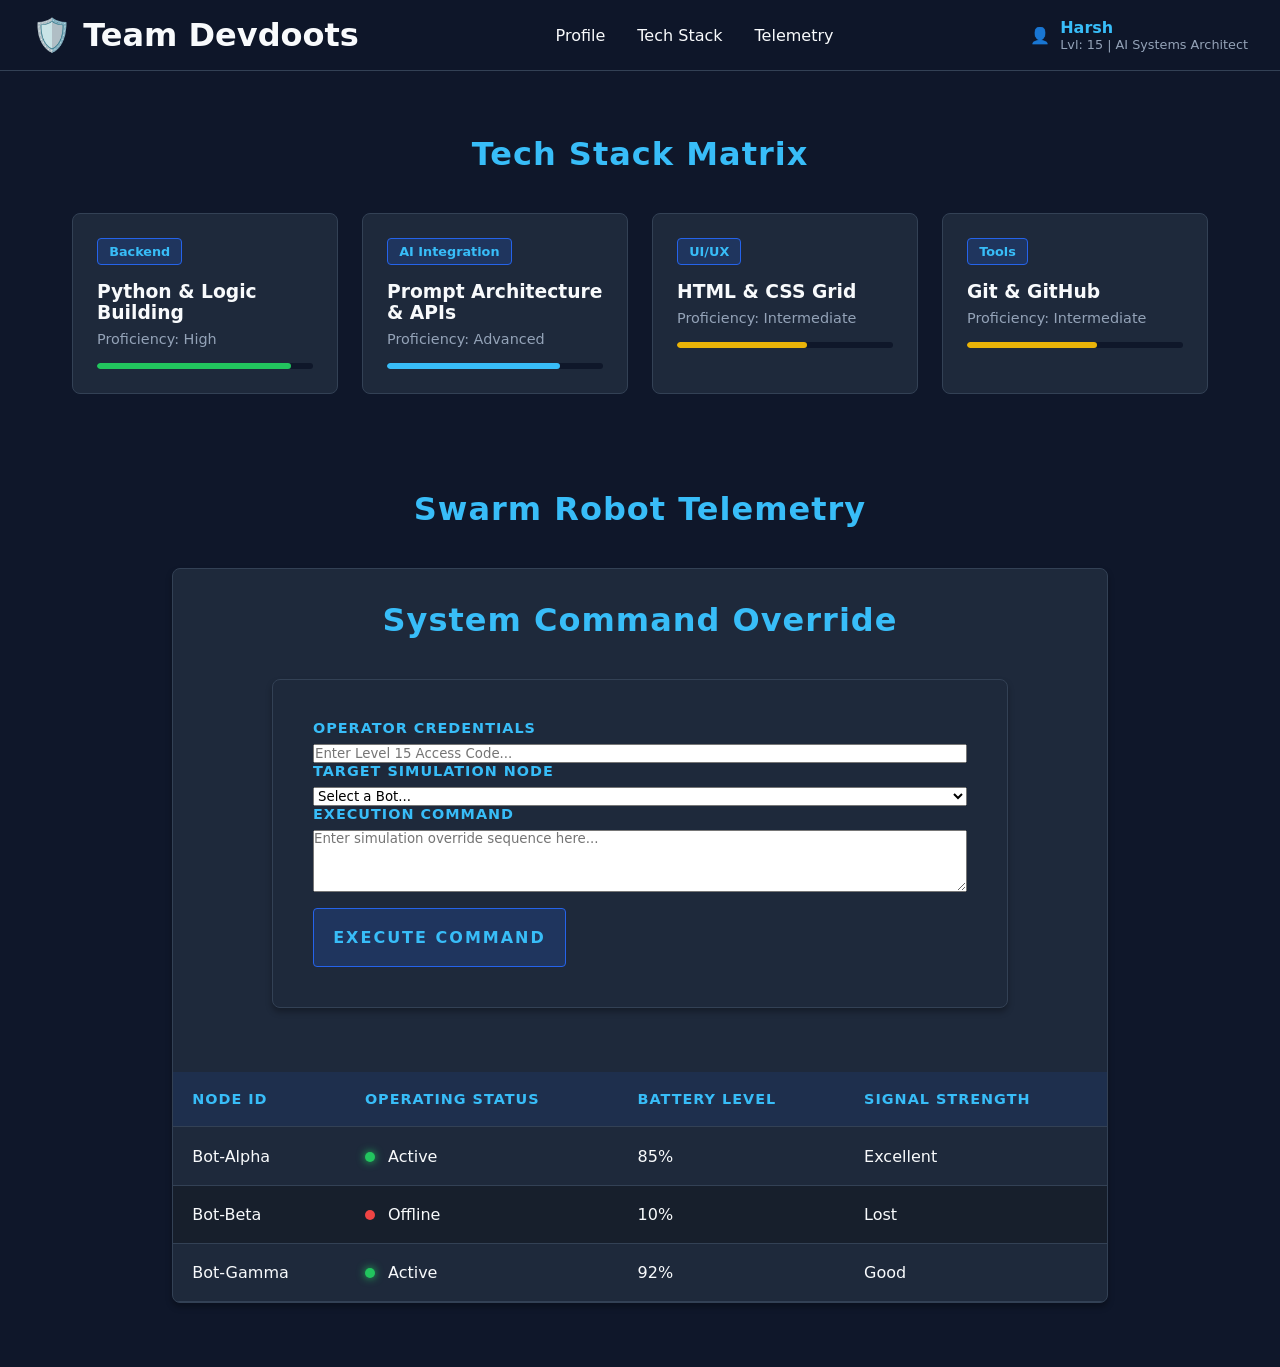
<file: HTML tutorial/harsh_dashboard.html>
<!DOCTYPE html>
<html lang="en">

<head>
    <meta charset="UTF-8">
    <meta name="viewport" content="width=device-width, initial-scale=1.0">
    <title>Harsh - Developer Portfolio</title>
    <link rel="stylesheet" href="Harsh_style.css">
</head>

<body>

    <header class="sticky-header">
        <div class="brand">
            <h1>🛡️ Team Devdoots</h1>
        </div>
        <nav>
            <ul class="nav-links">
                <li><a href="#profile">Profile</a></li>
                <li><a href="#skills">Tech Stack</a></li>
                <li><a href="#telemetry">Telemetry</a></li>
            </ul>
        </nav>
        <div class="user-profile">
            <!-- Avatar me emoji lagaya hai -->
            <span class="avatar">👤</span>
            <div class="user-info">
                <span class="user-name">Harsh</span>
                <span class="user-role">Lvl: 15 | AI Systems Architect</span>
            </div>
        </div>
    </header>

    <main>
        <!-- SECTION 1: TECH STACK -->
        <section id="skills" class="matrix-section">
            <h2 class="section-title">Tech Stack Matrix</h2>

            <div class="grid-container">
                <div class="card">
                    <span class="domain-tag">Backend</span>
                    <h3>Python & Logic Building</h3>
                    <p class="proficiency">Proficiency: High</p>
                    <div class="progress-bar">
                        <div class="progress high"></div>
                    </div>
                </div>

                <div class="card">
                    <span class="domain-tag">AI Integration</span>
                    <h3>Prompt Architecture & APIs</h3>
                    <p class="proficiency">Proficiency: Advanced</p>
                    <div class="progress-bar">
                        <div class="progress advanced"></div>
                    </div>
                </div>

                <div class="card">
                    <span class="domain-tag">UI/UX</span>
                    <h3>HTML & CSS Grid</h3>
                    <p class="proficiency">Proficiency: Intermediate</p>
                    <div class="progress-bar">
                        <div class="progress intermediate"></div>
                    </div>
                </div>

                <div class="card">
                    <span class="domain-tag">Tools</span>
                    <h3>Git & GitHub</h3>
                    <p class="proficiency">Proficiency: Intermediate</p>
                    <div class="progress-bar">
                        <div class="progress intermediate"></div>
                    </div>
                </div>
            </div>
        </section> <!-- ✅ YAHAN FIX KIYA HAI: Pehla section yahan properly band kar diya -->

        <!-- SECTION 2: TELEMETRY -->
        <section id="telemetry" class="telemetry-section">
            <h2 class="section-title">Swarm Robot Telemetry</h2>

            <div class="table-container">

                <table class="telemetry-table">
                    <thead>
                        <tr>
                            <th>Node ID</th>
                            <th>Operating Status</th>
                            <th>Battery Level</th>
                            <th>Signal Strength</th>
                        </tr>
                    </thead>
                    <tbody>

                        <tr>
                            <td>Bot-Alpha</td>
                            <td><span class="live-badge"></span> Active</td>
                            <td>85%</td>
                            <td>Excellent</td>
                        </tr>

                        <tr>
                            <td>Bot-Beta</td>
                            <td><span class="offline-badge"></span> Offline</td>
                            <td>10%</td>
                            <td>Lost</td>
                        </tr>

                        <tr>
                            <td>Bot-Gamma</td>
                            <td><span class="live-badge"></span> Active</td>
                            <td>92%</td>
                            <td>Good</td>
                            <section id="command" class="command-section">
                                <h2 class="section-title">System Command Override</h2>

                                <div class="form-container">
                                    <form action="#" method="POST" class="command-form">

                                        <div class="form-group">
                                            <label for="operator">Operator Credentials</label>
                                            <input type="text" id="operator" placeholder="Enter Level 15 Access Code..."
                                                required>
                                        </div>

                                        <div class="form-group">
                                            <label for="target-node">Target Simulation Node</label>
                                            <select id="target-node" required>
                                                <option value="" disabled selected>Select a Bot...</option>
                                                <option value="bot-alpha">Bot-Alpha (Active)</option>
                                                <option value="bot-beta">Bot-Beta (Offline)</option>
                                                <option value="bot-gamma">Bot-Gamma (Active)</option>
                                                <option value="all-swarm">Broadcast to Entire Swarm</option>
                                            </select>
                                        </div>

                                        <div class="form-group">
                                            <label for="command-input">Execution Command</label>
                                            <textarea id="command-input" rows="4"
                                                placeholder="Enter simulation override sequence here..."
                                                required></textarea>
                                        </div>

                                        <button type="submit" class="submit-btn">Execute Command</button>
                                    </form>
                                </div>
                            </section>
                        </tr>
                    </tbody>
                </table>
            </div>
        </section>
    </main>
</body>

</html>
</file>
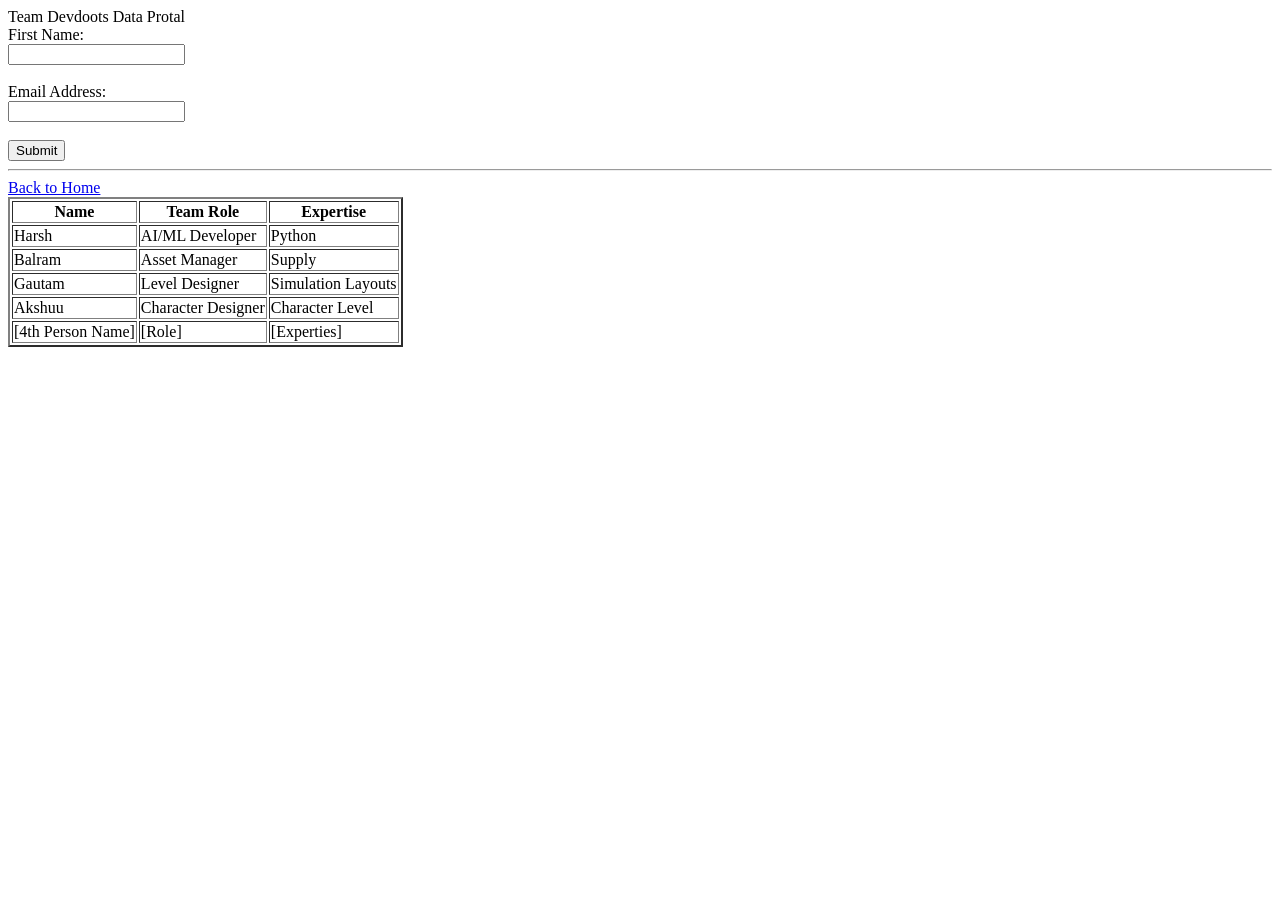
<file: HTML tutorial/harsh_table.html>
<!DOCTYPE html>
<html lang="en">
<meta charest="UTF-8">
<tital>Team Devdoots Data Protal</tital>
</head>

<body>



    <form action="#" method="POST">
        <label for="fname">First Name:</label><br>
        <input type="text" id="fname" name="firstname" required><br><br>

        <label for="email">Email Address:</label><br>
        <input type="email" id="email" name="email" required><br><br>

        <button type="submit">Submit</button>
    </form>
    <hr>

    <a href="index.html">Back to Home</a>


</body>

</html>




<!DOCTYPE html>
<html>

<head>
    <title>Harsh Table</title>
</head>

<body>

    <table border="2">

        <tr>

            <th>Name</th>
            <th>Team Role</th>
            <th>Expertise</th>

        </tr>

        <tr>

            <td>Harsh</td>
            <td>AI/ML Developer</td>
            <td>Python</td>

        <tr>
            <td>Balram</td>
            <td>Asset Manager</td>
            <td>Supply</td>

        </tr>

        <tr>

            <td>Gautam</td>
            <td>Level Designer</td>
            <td>Simulation Layouts</td>

        </tr>

        <tr>

            <td>Akshuu</td>
            <td>Character Designer</td>
            <td>Character Level</td>

        </tr>

        <tr>

            <td>[4th Person Name]</td>
            <td>[Role]</td>
            <td>[Experties]</td>

        </tr>

    </table>
</body>

</html>
</file>
<file: HTML tutorial/Harsh_style.css>
:root {
    --bg-dark: #0f172a;
    --card-bg: #1e293b;
    --primary-blue: #2563eb;
    --text-light: #f8fafc;
    --border-color: #334155;
    --accent-cyan: #38bdf8;
}

* {
    margin: 0;
    padding: 0;
    box-sizing: border-box;
    font-family: 'Segoe UI', system-ui, sans-serif;
}

body {
    background-color: var(--bg-dark);
    color: var(--text-light);
}


.sticky-header {
    position: sticky;
    top: 0;
    display: flex;
    justify-content: space-between;
    align-items: center;
    background-color: rgba(15, 23, 42, 0.95);
    padding: 1rem 2rem;
    border-bottom: 1px solid var(--border-color);
    z-index: 1000;
}

.nav-links {
    display: flex;
    gap: 2rem;
    list-style: none;
}

.nav-links a {
    color: var(--text-light);
    text-decoration: none;
    font-weight: 500;
    position: relative;
    padding-bottom: 5px;
    transition: color 0.3s ease;
}

.nav-links a::after {
    content: "";
    position: absolute;
    width: 0;
    height: 2px;
    bottom: 0;
    left: 0;
    background-color: var(--accent-cyan);
    transition: width 0.3s ease;
}

.nav-links a:hover {
    color: var(--accent-cyan);
}

.nav-links a:hover::after {
    width: 100%;
}

.user-profile {
    display: flex;
    align-items: center;
    gap: 10px;
}

.user-info {
    display: flex;
    flex-direction: column;
}

.user-name {
    font-weight: bold;
    color: var(--accent-cyan);
}

.user-role {
    font-size: 0.8rem;
    color: #94a3b8;
}

.matrix-section {
    padding: 4rem 2rem;
    max-width: 1200px;
    margin: 0 auto;
}

.section-title {
    text-align: center;
    margin-bottom: 2.5rem;
    color: var(--accent-cyan);
    font-size: 2rem;
    letter-spacing: 1px;
}

.grid-container {
    display: grid;
    grid-template-columns: repeat(auto-fit, minmax(260px, 1fr));
    gap: 1.5rem;
}

.card {
    background-color: var(--card-bg);
    padding: 1.5rem;
    border-radius: 8px;
    border: 1px solid var(--border-color);
    transition: transform 0.3s ease, box-shadow 0.3s ease;
}

.card:hover {
    transform: translateY(-8px);
    box-shadow: 0 10px 20px rgba(0, 0, 0, 0.4);
    border-color: var(--accent-cyan);
}

.domain-tag {
    display: inline-block;
    background-color: rgba(37, 99, 235, 0.2);
    color: var(--accent-cyan);
    padding: 0.3rem 0.7rem;
    border-radius: 4px;
    font-size: 0.8rem;
    font-weight: bold;
    margin-bottom: 1rem;
    border: 1px solid var(--primary-blue);
}

.card h3 {
    margin-bottom: 0.5rem;
    color: var(--text-light);
}

.proficiency {
    font-size: 0.9rem;
    color: #94a3b8;
    margin-bottom: 1rem;
}

.progress-bar {
    width: 100%;
    height: 6px;
    background-color: var(--bg-dark);
    border-radius: 3px;
    overflow: hidden;
}

.progress {
    height: 100%;
    border-radius: 3px;
}

.high {
    width: 90%;
    background-color: #22c55e;
}

.advanced {
    width: 80%;
    background-color: var(--accent-cyan);
}

.intermediate {
    width: 60%;
    background-color: #eab308;
}


.telemetry-section {
    padding: 2rem 2rem 4rem 2rem;
    max-width: 1000px;
    margin: 0 auto;
}

.table-container {
    overflow-x: auto;
    background-color: var(--card-bg);
    border-radius: 8px;
    border: 1px solid var(--border-color);
    box-shadow: 0 4px 6px rgba(0, 0, 0, 0.3);
}

.telemetry-table {
    width: 100%;
    border-collapse: collapse;
    text-align: left;
}

.telemetry-table th,
.telemetry-table td {
    padding: 1.2rem;
    border-bottom: 1px solid var(--border-color);
}

.telemetry-table th {
    background-color: rgba(37, 99, 235, 0.1);
    color: var(--accent-cyan);
    font-weight: bold;
    text-transform: uppercase;
    font-size: 0.9rem;
    letter-spacing: 1px;
}

.telemetry-table tbody tr:nth-child(even) {
    background-color: rgba(0, 0, 0, 0.25);
}


.telemetry-table tbody tr:hover {
    background-color: rgba(56, 189, 248, 0.05);
}


@keyframes pulse {
    0% {
        transform: scale(0.95);
        opacity: 0.7;
    }

    50% {
        transform: scale(1.2);
        opacity: 1;
    }

    100% {
        transform: scale(0.95);
        opacity: 0.7;
    }
}

.live-badge {
    display: inline-block;
    width: 10px;
    height: 10px;
    background-color: #22c55e;
    border-radius: 50%;
    margin-right: 8px;
    animation: pulse 1.5s infinite ease-in-out;
    box-shadow: 0 0 8px #22c55e;
}

.offline-badge {
    display: inline-block;
    width: 10px;
    height: 10px;
    background-color: #ef4444;
    border-radius: 50%;
    margin-right: 8px;
}

.command-section {
    padding: 2rem 2rem 4rem 2rem;
    max-width: 800px;
    margin: 0 auto;
}

.form-container {
    background-color: var(--card-bg);
    padding: 2.5rem;
    border-radius: 8px;
    border: 1px solid var(--border-color);
    box-shadow: 0 4px 6px rgba(0, 0, 0, 0.3);
}

.command-form {
    display: flex;
    flex-direction: column;
    gap: 1.5rem;
}

.form-group {
    display: flex;
    flex-direction: column;
    gap: 0.5rem;
}

.form-group label {
    color: var(--accent-cyan);
    font-size: 0.9rem;
    font-weight: bold;
    text-transform: uppercase;
    letter-spacing: 1px;
}

.command-form input,
.command-form select,
.command-form textarea {
    background-color: var(--bg-dark);
    border: 1px solid var(--border-color);
    color: var(--text-light);
    padding: 1rem;
    border-radius: 4px;
    font-size: 1rem;
    transition: border-color 0.3s ease, box-shadow 0.3s ease;
}

.command-form input:focus,
.command-form select:focus,
.command-form textarea:focus {
    outline: none;
    border-color: var(--accent-cyan);
    box-shadow: 0 0 10px rgba(56, 189, 248, 0.2);
}

.submit-btn {
    background-color: rgba(37, 99, 235, 0.2);
    color: var(--accent-cyan);
    border: 1px solid var(--primary-blue);
    padding: 1.2rem;
    font-size: 1rem;
    font-weight: bold;
    text-transform: uppercase;
    letter-spacing: 2px;
    border-radius: 4px;
    cursor: pointer;
    transition: all 0.3s ease;
    margin-top: 1rem;
}

.submit-btn:hover {
    background-color: var(--accent-cyan);
    color: var(--bg-dark);
    box-shadow: 0 0 20px var(--accent-cyan);
    border-color: var(--accent-cyan);
}
</file>
